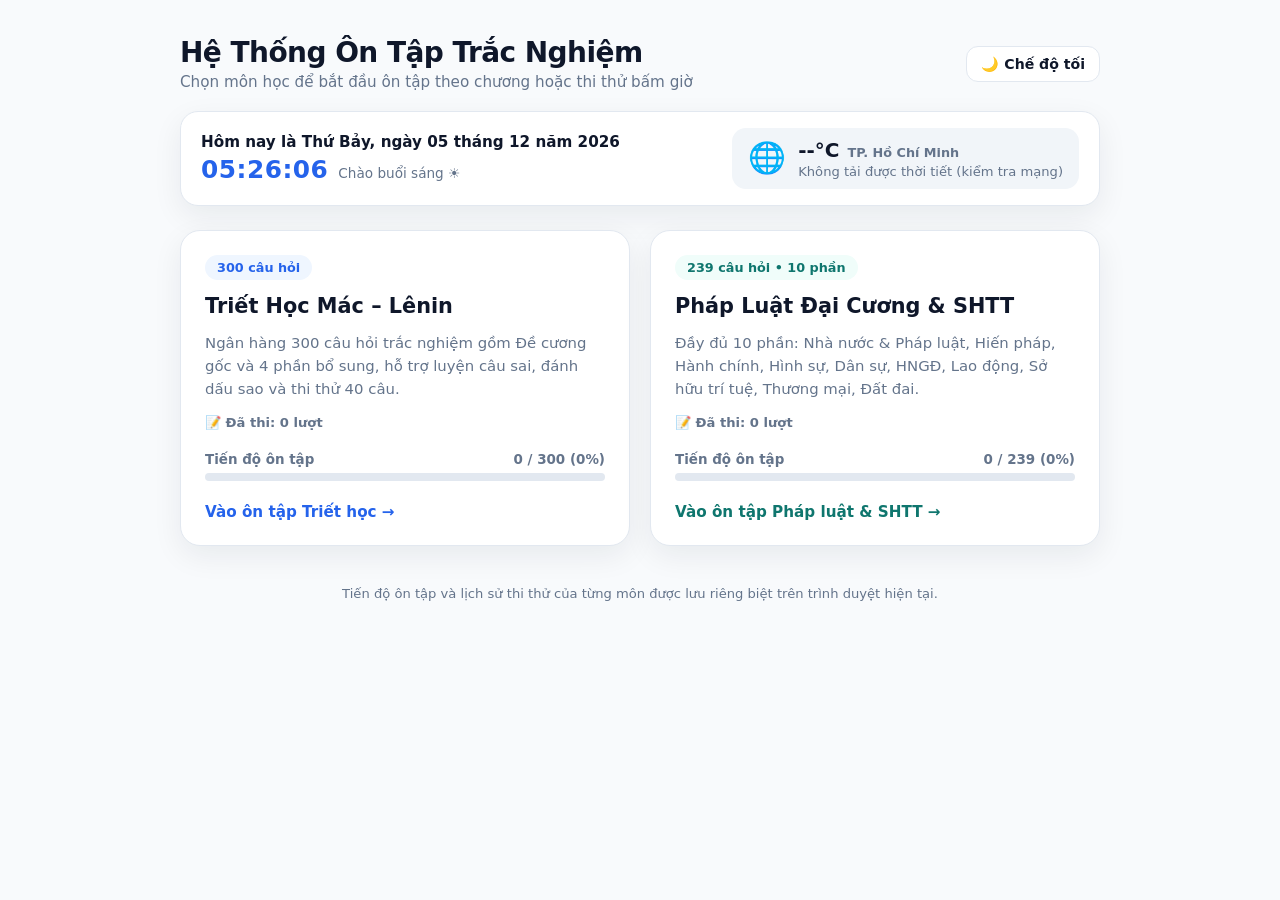
<file: home.html>
<!DOCTYPE html>
<html lang="vi">
<head>
  <meta charset="UTF-8" />
  <meta name="viewport" content="width=device-width, initial-scale=1.0" />
  <title>Hệ Thống Ôn Tập Trắc Nghiệm</title>
  <link rel="stylesheet" href="./css/home.css" />
</head>
<body>
  <div class="container">
    <header>
      <div>
        <h1>Hệ Thống Ôn Tập Trắc Nghiệm</h1>
        <p class="subtitle">Chọn môn học để bắt đầu ôn tập theo chương hoặc thi thử bấm giờ</p>
      </div>
      <button class="theme-btn" id="theme-toggle" type="button">🌙 Chế độ tối</button>
    </header>

    <!-- Widget Ngày giờ & Thời tiết TP.HCM -->
    <section class="info-bar" aria-label="Thông tin ngày giờ và thời tiết">
      <div class="date-time-box">
        <div class="today-text" id="today-date">Hôm nay là ...</div>
        <div class="clock-row">
          <span class="clock-time" id="clock-time">--:--:--</span>
          <span class="greeting" id="greeting-text"></span>
        </div>
      </div>
      <div class="weather-box" id="weather-box" title="Thời tiết hiện tại tại TP. Hồ Chí Minh (cập nhật tự động)">
        <div class="weather-icon" id="weather-icon">⛅</div>
        <div class="weather-details">
          <div class="weather-main">
            <span class="weather-temp" id="weather-temp">--°C</span>
            <span class="weather-city">TP. Hồ Chí Minh</span>
          </div>
          <div class="weather-desc" id="weather-desc">Đang tải thời tiết...</div>
        </div>
      </div>
    </section>

    <div class="grid">
      <a class="card" href="./triet.html">
        <span class="badge triet">300 câu hỏi</span>
        <h2>Triết Học Mác – Lênin</h2>
        <p>Ngân hàng 300 câu hỏi trắc nghiệm gồm Đề cương gốc và 4 phần bổ sung, hỗ trợ luyện câu sai, đánh dấu sao và thi thử 40 câu.</p>
        <div class="meta-row">
          <span id="triet-exams">📝 Đã thi: 0 lượt</span>
        </div>
        <div class="progress-wrap">
          <div class="progress-meta"><span>Tiến độ ôn tập</span><span id="triet-stat">0 / 300 (0%)</span></div>
          <div class="bar"><div class="fill triet" id="triet-bar" style="width:0%"></div></div>
        </div>
        <div class="cta">Vào ôn tập Triết học →</div>
      </a>

      <a class="card pl-card" href="./pl-shtt.html">
        <span class="badge pl">239 câu hỏi • 10 phần</span>
        <h2>Pháp Luật Đại Cương &amp; SHTT</h2>
        <p>Đầy đủ 10 phần: Nhà nước &amp; Pháp luật, Hiến pháp, Hành chính, Hình sự, Dân sự, HNGĐ, Lao động, Sở hữu trí tuệ, Thương mại, Đất đai.</p>
        <div class="meta-row">
          <span id="pl-exams">📝 Đã thi: 0 lượt</span>
        </div>
        <div class="progress-wrap">
          <div class="progress-meta"><span>Tiến độ ôn tập</span><span id="pl-stat">0 / 239 (0%)</span></div>
          <div class="bar"><div class="fill pl" id="pl-bar" style="width:0%"></div></div>
        </div>
        <div class="cta">Vào ôn tập Pháp luật &amp; SHTT →</div>
      </a>
    </div>

    <footer>
      Tiến độ ôn tập và lịch sử thi thử của từng môn được lưu riêng biệt trên trình duyệt hiện tại.
    </footer>
  </div>

  <script src="./js/home.js"></script>
</body>
</html>
</file>
<file: css/home.css>
:root {
  --bg: #f8fafc; --card: #ffffff; --text: #0f172a; --muted: #64748b;
  --border: #e2e8f0; --primary: #2563eb; --primary-soft: #eff6ff;
  --accent: #0f766e; --accent-soft: #f0fdfa; --shadow: 0 10px 30px rgba(15,23,42,.07);
  --pill-bg: #f1f5f9;
}
body.dark {
  --bg: #0b1120; --card: #111827; --text: #f1f5f9; --muted: #94a3b8;
  --border: #1e293b; --primary: #3b82f6; --primary-soft: rgba(59,130,246,.15);
  --accent: #14b8a6; --accent-soft: rgba(20,184,166,.15); --shadow: 0 10px 30px rgba(0,0,0,.4);
  --pill-bg: #1e293b;
}
* { box-sizing: border-box; margin: 0; padding: 0; font-family: system-ui, -apple-system, BlinkMacSystemFont, "Segoe UI", Roboto, sans-serif; }
body { background: var(--bg); color: var(--text); min-height: 100vh; display: flex; flex-direction: column; align-items: center; padding: 36px 16px; transition: background .2s, color .2s; }
.container { width: 100%; max-width: 920px; }
header { display: flex; justify-content: space-between; align-items: center; margin-bottom: 20px; gap: 16px; flex-wrap: wrap; }
h1 { font-size: 1.75rem; font-weight: 800; letter-spacing: -0.02em; }
.subtitle { color: var(--muted); margin-top: 4px; font-size: .95rem; }
.theme-btn { border: 1px solid var(--border); background: var(--card); color: var(--text); padding: 9px 14px; border-radius: 12px; cursor: pointer; font-weight: 600; font-size: .88rem; transition: .15s; }
.theme-btn:hover { border-color: var(--primary); }

/* Info Widget: Date, Time & Weather */
.info-bar {
  background: var(--card);
  border: 1px solid var(--border);
  border-radius: 18px;
  padding: 16px 20px;
  margin-bottom: 24px;
  box-shadow: var(--shadow);
  display: flex;
  justify-content: space-between;
  align-items: center;
  gap: 16px;
  flex-wrap: wrap;
}
.date-time-box { display: flex; flex-direction: column; gap: 4px; }
.today-text { font-size: .95rem; font-weight: 600; color: var(--text); }
.clock-row { display: flex; align-items: baseline; gap: 10px; flex-wrap: wrap; }
.clock-time {
  font-size: 1.55rem;
  font-weight: 800;
  letter-spacing: 0.02em;
  font-variant-numeric: tabular-nums;
  color: var(--primary);
}
.greeting { font-size: .85rem; color: var(--muted); font-weight: 500; }

.weather-box {
  display: flex;
  align-items: center;
  gap: 12px;
  background: var(--pill-bg);
  padding: 10px 16px;
  border-radius: 14px;
  min-width: 220px;
}
.weather-icon { font-size: 1.9rem; line-height: 1; }
.weather-details { display: flex; flex-direction: column; gap: 2px; }
.weather-main { display: flex; align-items: baseline; gap: 8px; }
.weather-temp { font-size: 1.25rem; font-weight: 800; color: var(--text); }
.weather-city { font-size: .8rem; font-weight: 700; color: var(--muted); }
.weather-desc { font-size: .82rem; color: var(--muted); }

.grid { display: grid; grid-template-columns: repeat(auto-fit, minmax(290px, 1fr)); gap: 20px; }
.card { background: var(--card); border: 1px solid var(--border); border-radius: 20px; padding: 24px; box-shadow: var(--shadow); display: flex; flex-direction: column; gap: 14px; text-decoration: none; color: inherit; transition: transform .18s, border-color .18s, box-shadow .18s; }
.card:hover { transform: translateY(-4px); border-color: var(--primary); }
.card.pl-card:hover { border-color: var(--accent); }
.badge { display: inline-block; width: fit-content; padding: 5px 12px; border-radius: 999px; font-size: .8rem; font-weight: 700; }
.badge.triet { background: var(--primary-soft); color: var(--primary); }
.badge.pl { background: var(--accent-soft); color: var(--accent); }
.card h2 { font-size: 1.3rem; font-weight: 800; }
.card p { color: var(--muted); font-size: .93rem; line-height: 1.55; }
.meta-row { display: flex; gap: 12px; flex-wrap: wrap; font-size: .82rem; color: var(--muted); font-weight: 600; }
.progress-wrap { margin-top: auto; padding-top: 8px; }
.progress-meta { display: flex; justify-content: space-between; font-size: .84rem; color: var(--muted); margin-bottom: 6px; font-weight: 600; }
.bar { height: 8px; background: var(--border); border-radius: 999px; overflow: hidden; }
.fill { height: 100%; border-radius: 999px; transition: width .35s ease; }
.fill.triet { background: linear-gradient(90deg, #2563eb, #38bdf8); }
.fill.pl { background: linear-gradient(90deg, #0f766e, #14b8a6); }
.cta { margin-top: 8px; font-weight: 700; color: var(--primary); font-size: .95rem; }
.card.pl-card .cta { color: var(--accent); }
footer { margin-top: 40px; text-align: center; color: var(--muted); font-size: .82rem; }

@media (max-width: 600px) {
  .weather-box { width: 100%; }
}
</file>
